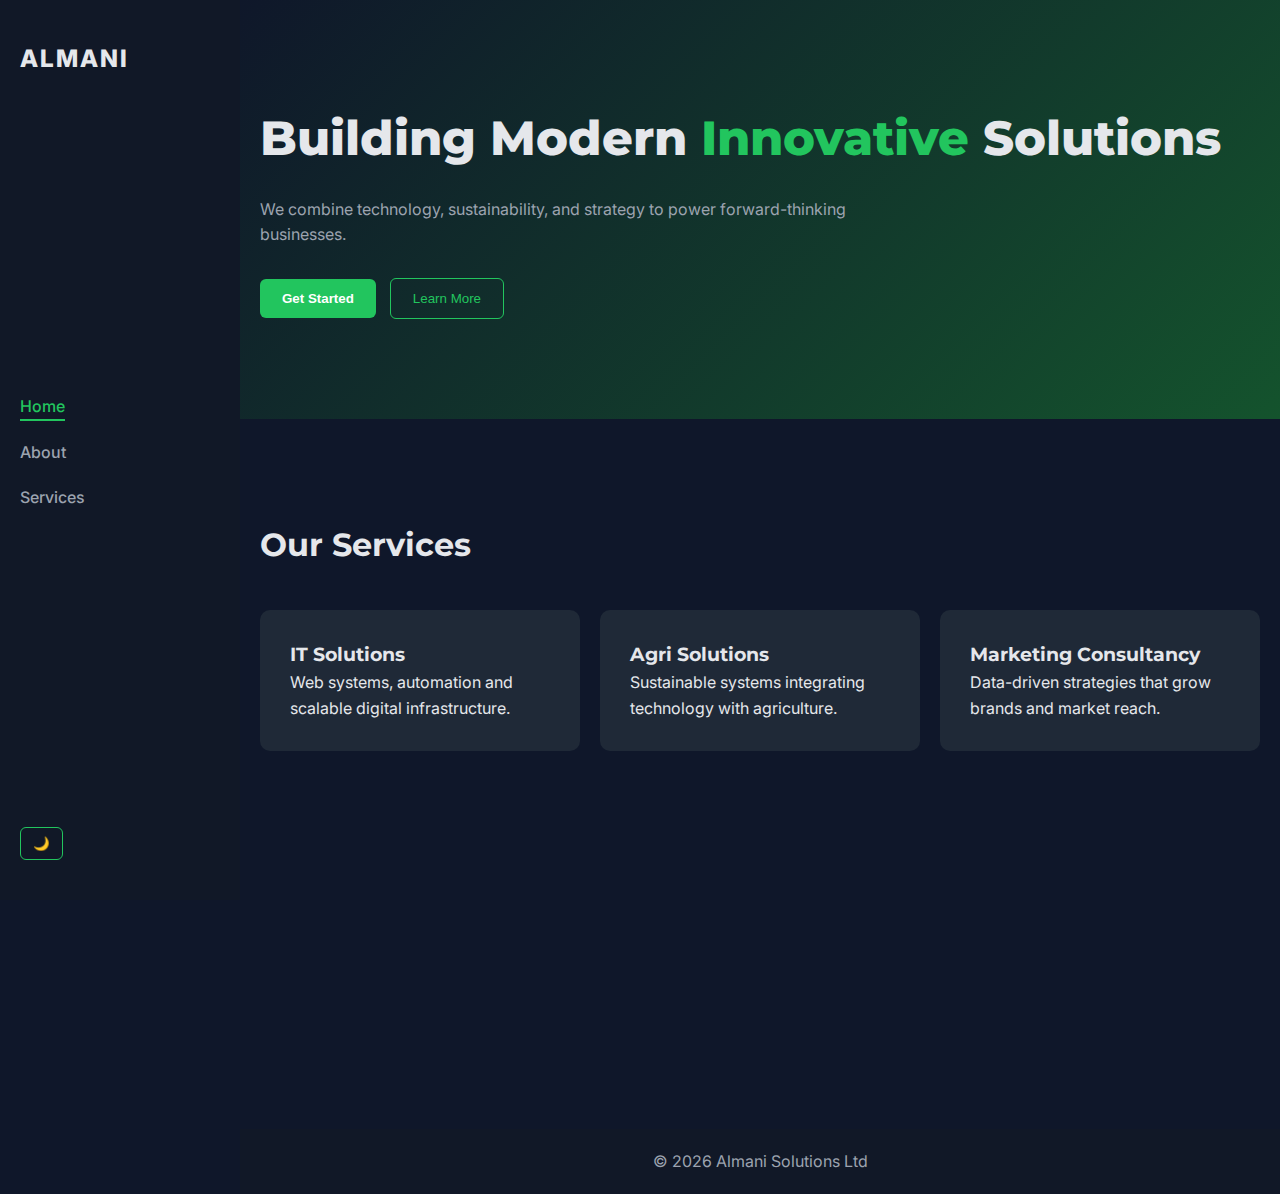
<file: index.html>
<!DOCTYPE html>
<html lang="en" data-theme="dark">
<head>
    <meta charset="UTF-8">
    <meta name="viewport" content="width=device-width, initial-scale=1.0">
    <title>Almani Solutions | Modern Innovation</title>

    <link href="https://fonts.googleapis.com/css2?family=Montserrat:wght@600;700;800&family=Inter:wght@300;400;500&display=swap" rel="stylesheet">
    <link rel="stylesheet" href="style.css">
</head>
<body>

<!-- Mobile Hamburger -->
<div class="mobile-header">
    <div class="mobile-logo">ALMANI</div>
    <div class="hamburger" id="hamburger">☰</div>
</div>

<!-- Sidebar -->
<aside class="sidebar" id="sidebar">
    <div class="logo">ALMANI</div>

    <nav>
        <ul>
            <li><a href="#home" class="nav-link active">Home</a></li>
            <li><a href="about.html" class="nav-link">About</a></li>
            <li><a href="#services" class="nav-link">Services</a></li>
        </ul>
    </nav>

    <div class="sidebar-bottom">
        <button id="themeToggle" class="theme-btn">🌙</button>
    </div>
</aside>

<main class="main-content">

    <!-- HERO -->
    <section id="home" class="hero section">
        <div class="container">
            <h1 class="fade-up">
                Building Modern <span class="accent">Innovative</span> Solutions
            </h1>
            <p class="fade-up delay">
                We combine technology, sustainability, and strategy to power forward-thinking businesses.
            </p>
            <div class="hero-buttons fade-up delay-2">
                <button class="btn-primary">Get Started</button>
                <button class="btn-outline">Learn More</button>
            </div>
        </div>
    </section>

    <!-- SERVICES -->
    <section id="services" class="services section">
        <div class="container">
            <h2 class="section-title fade-up">Our Services</h2>

            <div class="card-grid">
                <div class="card fade-up">
                    <h3>IT Solutions</h3>
                    <p>Web systems, automation and scalable digital infrastructure.</p>
                </div>

                <div class="card fade-up delay">
                    <h3>Agri Solutions</h3>
                    <p>Sustainable systems integrating technology with agriculture.</p>
                </div>

                <div class="card fade-up delay-2">
                    <h3>Marketing Consultancy</h3>
                    <p>Data-driven strategies that grow brands and market reach.</p>
                </div>
            </div>
        </div>
    </section>

    <!-- CONTACT -->
    <section id="contact" class="cta section">
        <div class="container fade-up">
            <h2>Ready to Innovate With Us?</h2>
            <button class="btn-primary">Contact Us</button>
        </div>
    </section>

    <footer class="footer">
        <div class="container">
            <p>© 2026 Almani Solutions Ltd</p>
        </div>
    </footer>

</main>

<script src="script.js"></script>
</body>
</html>
</file>
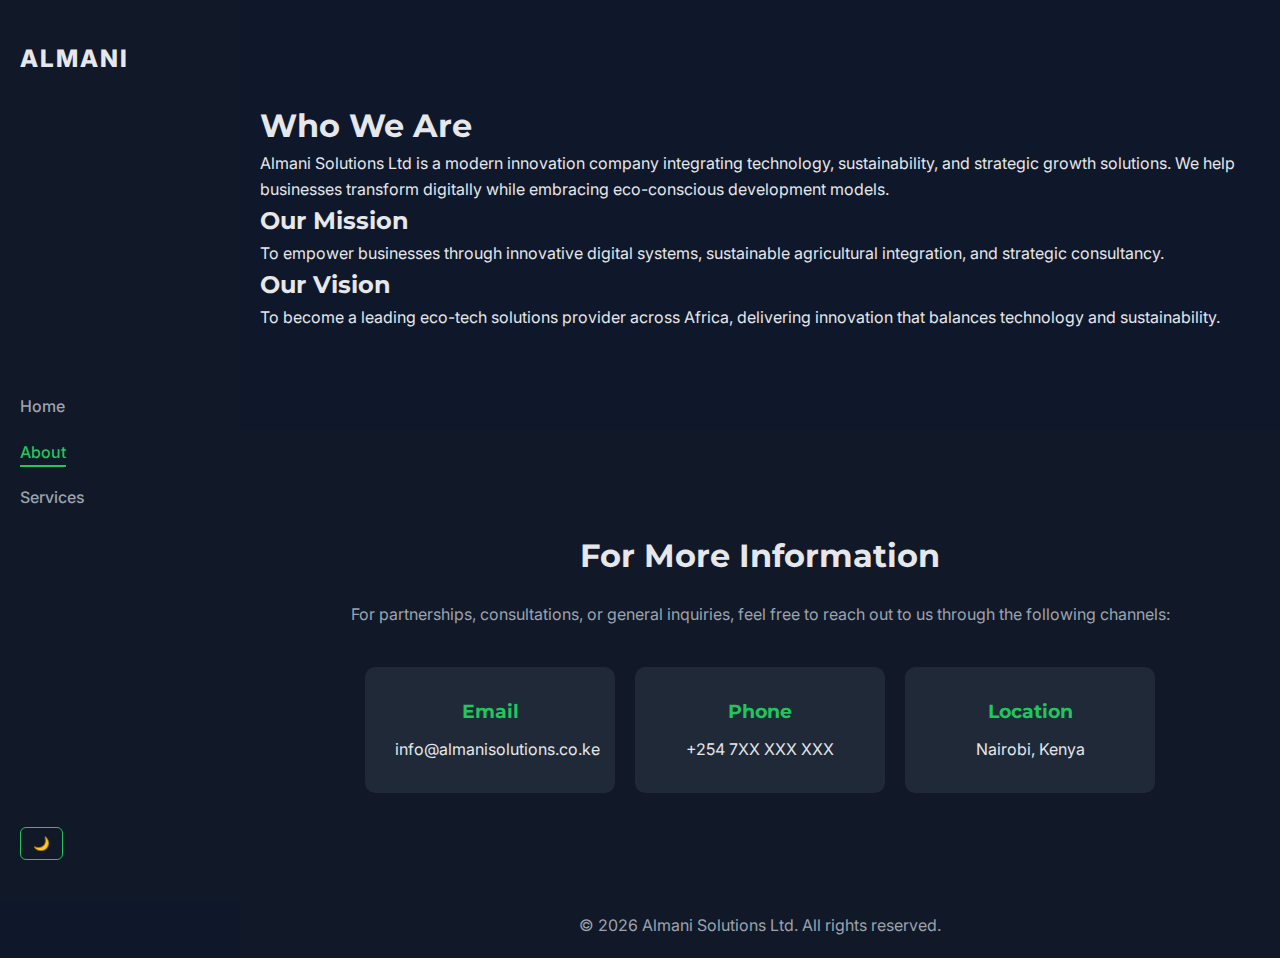
<file: about.html>
<!DOCTYPE html>
<html lang="en" data-theme="dark">
<head>
    <meta charset="UTF-8">
    <meta name="viewport" content="width=device-width, initial-scale=1.0">
    <title>About | Almani Solutions</title>

    <link href="https://fonts.googleapis.com/css2?family=Montserrat:wght@600;700;800&family=Inter:wght@300;400;500&display=swap" rel="stylesheet">
    <link rel="stylesheet" href="style.css">
</head>
<body>

<!-- Mobile Header -->
<div class="mobile-header">
    <div class="mobile-logo">ALMANI</div>
    <div class="hamburger" id="hamburger">☰</div>
</div>

<!-- Sidebar -->
<aside class="sidebar" id="sidebar">
    <div class="logo">ALMANI</div>

    <nav>
        <ul>
            <li><a href="index.html" class="nav-link">Home</a></li>
            <li><a href="#" class="nav-link active">About</a></li>
            <li><a href="index.html#services" class="nav-link">Services</a></li>
        </ul>
    </nav>

    <div class="sidebar-bottom">
        <button id="themeToggle" class="theme-btn">🌙</button>
    </div>
</aside>

<!-- Main Content -->
<main class="main-content">

    <!-- ABOUT SECTION -->
    <section class="section">
        <div class="container">

            <h1 class="fade-up">Who We Are</h1>
            <p class="fade-up delay">
                Almani Solutions Ltd is a modern innovation company integrating
                technology, sustainability, and strategic growth solutions.
                We help businesses transform digitally while embracing
                eco-conscious development models.
            </p>

            <h2 class="fade-up delay-2">Our Mission</h2>
            <p class="fade-up delay-2">
                To empower businesses through innovative digital systems,
                sustainable agricultural integration, and strategic consultancy.
            </p>

            <h2 class="fade-up delay-2">Our Vision</h2>
            <p class="fade-up delay-2">
                To become a leading eco-tech solutions provider across Africa,
                delivering innovation that balances technology and sustainability.
            </p>

        </div>
    </section>

    <!-- CONTACT INFO SECTION -->
    <section class="section contact-info">
        <div class="container fade-up">

            <h2 class="section-title">For More Information</h2>
            <p class="contact-text">
                For partnerships, consultations, or general inquiries,
                feel free to reach out to us through the following channels:
            </p>

            <div class="contact-cards">

                <div class="contact-card">
                    <h3>Email</h3>
                    <p>info@almanisolutions.co.ke</p>
                </div>

                <div class="contact-card">
                    <h3>Phone</h3>
                    <p>+254 7XX XXX XXX</p>
                </div>

                <div class="contact-card">
                    <h3>Location</h3>
                    <p>Nairobi, Kenya</p>
                </div>

            </div>

        </div>
    </section>

    <!-- Footer -->
    <footer class="footer">
        <div class="container">
            <p>© 2026 Almani Solutions Ltd. All rights reserved.</p>
        </div>
    </footer>

</main>

<script src="script.js"></script>
</body>
</html>
</file>
<file: style.css>
/* ================= ROOT VARIABLES ================= */

:root {
    --bg-primary: #0F172A;
    --bg-secondary: #111827;
    --text-primary: #E5E7EB;
    --text-muted: #9CA3AF;
    --accent: #22C55E;
    --card-bg: #1F2937;
}

[data-theme="light"] {
    --bg-primary: #F9FAFB;
    --bg-secondary: #FFFFFF;
    --text-primary: #111827;
    --text-muted: #4B5563;
    --accent: #14532D;
    --card-bg: #E5E7EB;
}

/* ================= GLOBAL ================= */

* {
    margin: 0;
    padding: 0;
    box-sizing: border-box;
    scroll-behavior: smooth;
}

body {
    font-family: 'Inter', sans-serif;
    background: var(--bg-primary);
    color: var(--text-primary);
    display: flex;
    transition: 0.3s ease;
    line-height: 1.6;
}

h1, h2, h3 {
    font-family: 'Montserrat', sans-serif;
}

.section-title {
    font-size: 32px;
    font-weight: 700;
    margin-bottom: 20px;
}

.section {
    padding: 100px 20px;
}

.container {
    max-width: 1100px;
    margin: auto;
}

/* ================= SCROLLBAR ================= */

::-webkit-scrollbar {
    width: 8px;
}

::-webkit-scrollbar-track {
    background: var(--bg-secondary);
}

::-webkit-scrollbar-thumb {
    background: var(--accent);
    border-radius: 10px;
}

/* ================= MOBILE HEADER ================= */

.mobile-header {
    display: none;
    position: fixed;
    width: 100%;
    background: var(--bg-secondary);
    padding: 15px 20px;
    justify-content: space-between;
    align-items: center;
    z-index: 1000;
}

.mobile-logo {
    font-family: 'Montserrat';
    font-weight: 800;
}

.hamburger {
    font-size: 24px;
    cursor: pointer;
}

/* ================= SIDEBAR ================= */

.sidebar {
    width: 240px;
    height: 100vh;
    background: var(--bg-secondary);
    padding: 40px 20px;
    position: fixed;
    display: flex;
    flex-direction: column;
    justify-content: space-between;
    transition: 0.4s ease;
}

.sidebar.active {
    left: 0;
}

.logo {
    font-size: 24px;
    font-weight: 800;
    letter-spacing: 2px;
}

.sidebar ul {
    list-style: none;
}

.sidebar ul li {
    margin: 20px 0;
}

.sidebar a {
    text-decoration: none;
    color: var(--text-muted);
    font-weight: 500;
    position: relative;
    transition: 0.3s;
}

.sidebar a::after {
    content: "";
    width: 0%;
    height: 2px;
    background: var(--accent);
    position: absolute;
    left: 0;
    bottom: -5px;
    transition: 0.3s ease;
}

.sidebar a:hover::after,
.sidebar a.active::after {
    width: 100%;
}

.sidebar a:hover,
.sidebar a.active {
    color: var(--accent);
}

.theme-btn {
    background: none;
    border: 1px solid var(--accent);
    color: var(--accent);
    padding: 8px 12px;
    cursor: pointer;
    border-radius: 6px;
    transition: 0.3s;
}

.theme-btn:hover {
    background: var(--accent);
    color: #fff;
}

/* ================= MAIN ================= */

.main-content {
    margin-left: 240px;
    width: 100%;
}

/* ================= HERO ================= */

.hero {
    background: linear-gradient(135deg, #0F172A, #14532D, #0F172A);
    background-size: 200% 200%;
    animation: gradientMove 8s ease infinite;
}

@keyframes gradientMove {
    0% { background-position: 0% 50%; }
    50% { background-position: 100% 50%; }
    100% { background-position: 0% 50%; }
}

.hero h1 {
    font-size: 48px;
    font-weight: 800;
    margin-bottom: 20px;
}

.accent {
    color: var(--accent);
}

.hero p {
    margin-bottom: 30px;
    color: var(--text-muted);
    max-width: 600px;
}

.btn-primary {
    background: var(--accent);
    color: #fff;
    border: none;
    padding: 12px 22px;
    margin-right: 10px;
    cursor: pointer;
    border-radius: 6px;
    font-weight: 600;
    transition: 0.3s ease;
}

.btn-primary:hover {
    transform: translateY(-3px);
    box-shadow: 0 10px 25px rgba(34, 197, 94, 0.3);
}

.btn-outline {
    background: transparent;
    border: 1px solid var(--accent);
    color: var(--accent);
    padding: 12px 22px;
    border-radius: 6px;
    cursor: pointer;
    transition: 0.3s ease;
}

.btn-outline:hover {
    background: var(--accent);
    color: #fff;
}

/* ================= SERVICE CARDS ================= */

.card-grid {
    display: flex;
    gap: 20px;
    margin-top: 40px;
}

.card {
    background: var(--card-bg);
    padding: 30px;
    border-radius: 10px;
    flex: 1;
    transition: 0.3s ease;
}

.card:hover {
    transform: translateY(-8px);
    box-shadow: 0 15px 35px rgba(0,0,0,0.2);
}

/* ================= CONTACT SECTION ================= */

.contact-info {
    background: var(--bg-secondary);
    text-align: center;
}

.contact-text {
    margin: 20px 0 40px;
    color: var(--text-muted);
}

.contact-cards {
    display: flex;
    gap: 20px;
    justify-content: center;
    flex-wrap: wrap;
}

.contact-card {
    background: var(--card-bg);
    padding: 30px;
    border-radius: 10px;
    width: 250px;
    transition: 0.3s ease;
}

.contact-card:hover {
    transform: translateY(-6px);
    box-shadow: 0 15px 35px rgba(0,0,0,0.2);
}

.contact-card h3 {
    margin-bottom: 10px;
    color: var(--accent);
}

/* ================= FOOTER ================= */

.footer {
    text-align: center;
    padding: 20px;
    background: var(--bg-secondary);
    color: var(--text-muted);
}

/* ================= SCROLL ANIMATION ================= */

.fade-up {
    opacity: 0;
    transform: translateY(40px);
    transition: 0.8s ease;
}

.fade-up.show {
    opacity: 1;
    transform: translateY(0);
}

.delay { transition-delay: 0.2s; }
.delay-2 { transition-delay: 0.4s; }

/* ================= RESPONSIVE ================= */

@media (max-width: 900px) {

    .mobile-header {
        display: flex;
    }

    .sidebar {
        left: -240px;
        top: 0;
        z-index: 999;
    }

    .main-content {
        margin-left: 0;
        padding-top: 70px;
    }

    .card-grid {
        flex-direction: column;
    }

    .hero h1 {
        font-size: 36px;
    }
}
</file>
